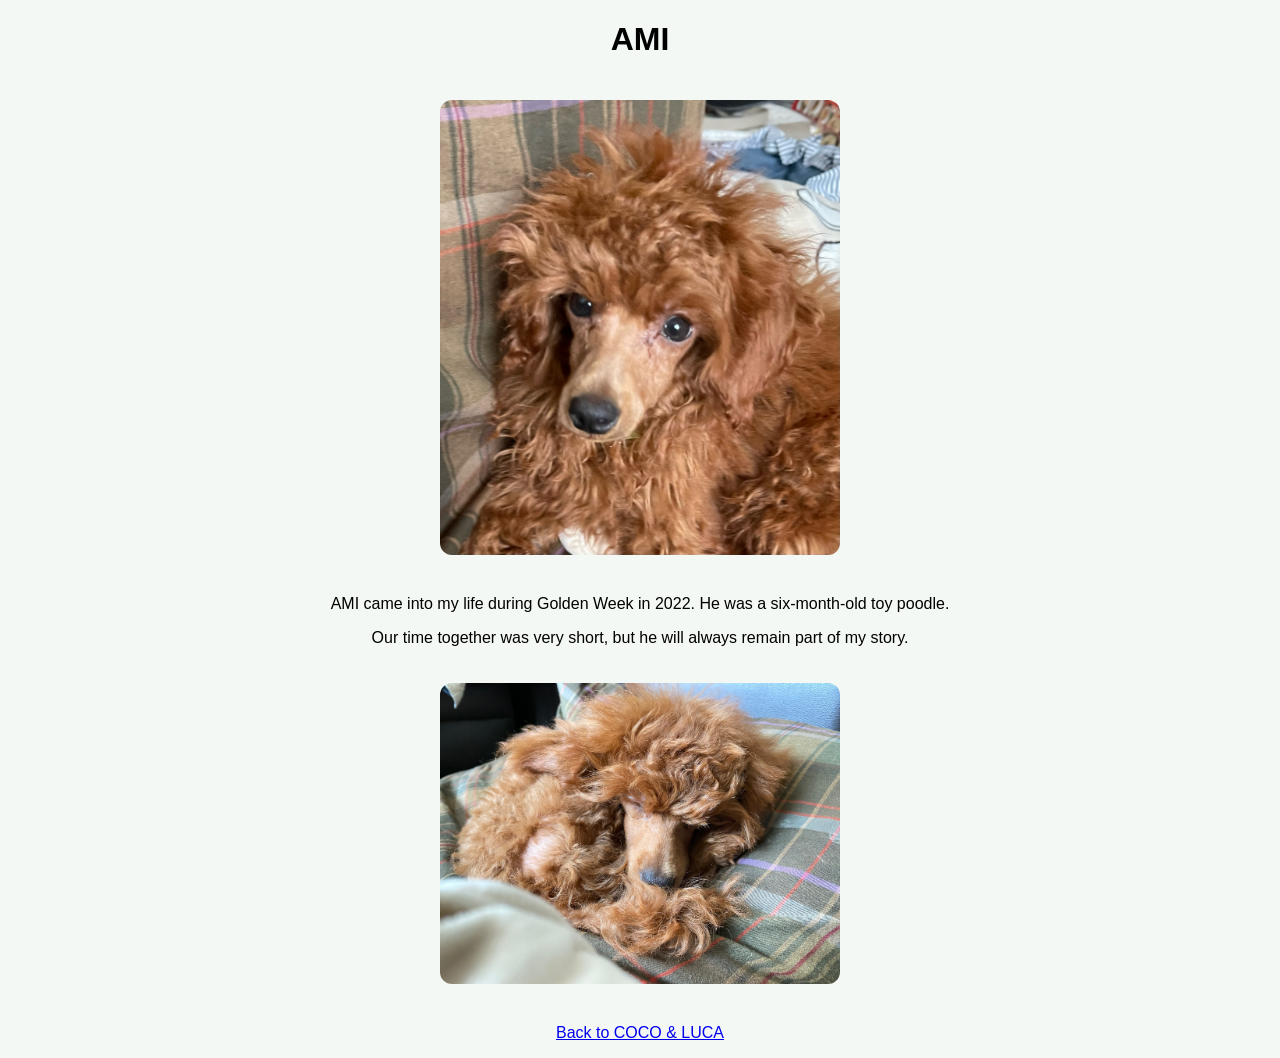
<file: ami.html>
<!DOCTYPE html>
<html lang="en">
<head>
<meta charset="UTF-8">
<meta name="viewport" content="width=device-width, initial-scale=1.0">
<title>AMI</title>

  <link rel="icon" type="image/png" href="favicon.png">

<style>
body{
  font-family: Arial, sans-serif;
  text-align:center;
  background:#f4f8f4;
}

img{
  width:400px;
  border-radius:12px;
  margin:20px 0;
}
</style>

</head>

<body>

<h1>AMI</h1>

<img src="AMI/amisface.jpeg" alt="AMI">

<p>
AMI came into my life during Golden Week in 2022.
He was a six-month-old toy poodle.
</p>

<p>
Our time together was very short,
but he will always remain part of my story.
</p>

<img src="AMI/sleepingami.jpeg" alt="AMI sleeping">

<p><a href="COCO_LUCA.html">Back to COCO & LUCA</a></p>
</body>
</html>
</file>
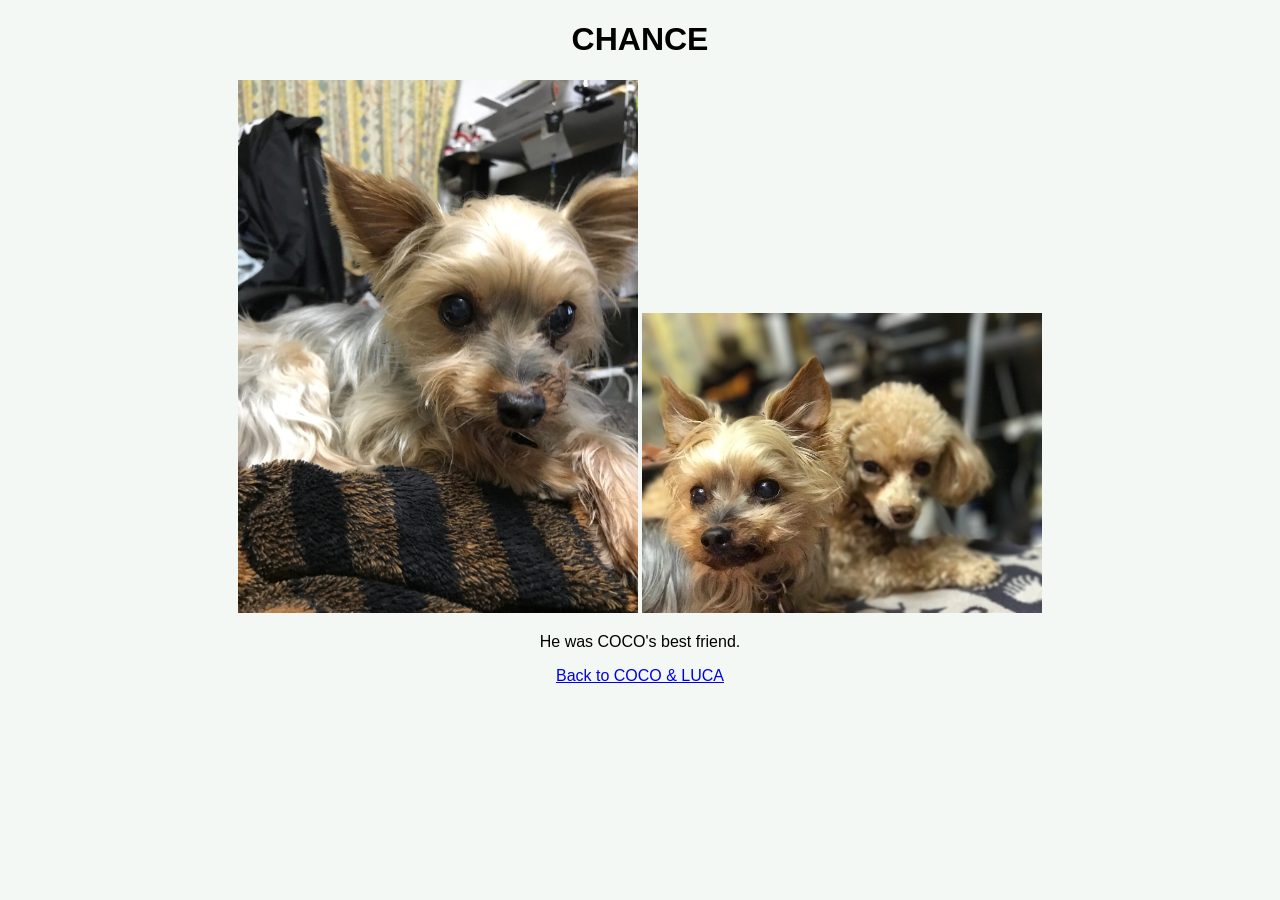
<file: chance-page.html>
<!DOCTYPE html>
<html lang="en">
<head>
  <meta charset="UTF-8">
  <meta name="viewport" content="width=device-width, initial-scale=1.0">
  <title>CHANCE</title>

  <link rel="icon" type="image/png" href="favicon.png">

  <style>
body {
  background: #f4f8f4;
  text-align: center;
  font-family: Arial, sans-serif;
}
</style>

</head>

<body>
  <h1>CHANCE</h1>

  <img src="CHANCE/chance_onthebed.jpeg" alt="CHANCE" width="400">
  <img src="COCO/COCO_CHANCE.jpeg" alt="COCO & CHANCE" width="400">
  <p>He was COCO's best friend.</p>

<p><a href="coco_luca.html">Back to COCO & LUCA</a></p>

</body>
</html>
</file>
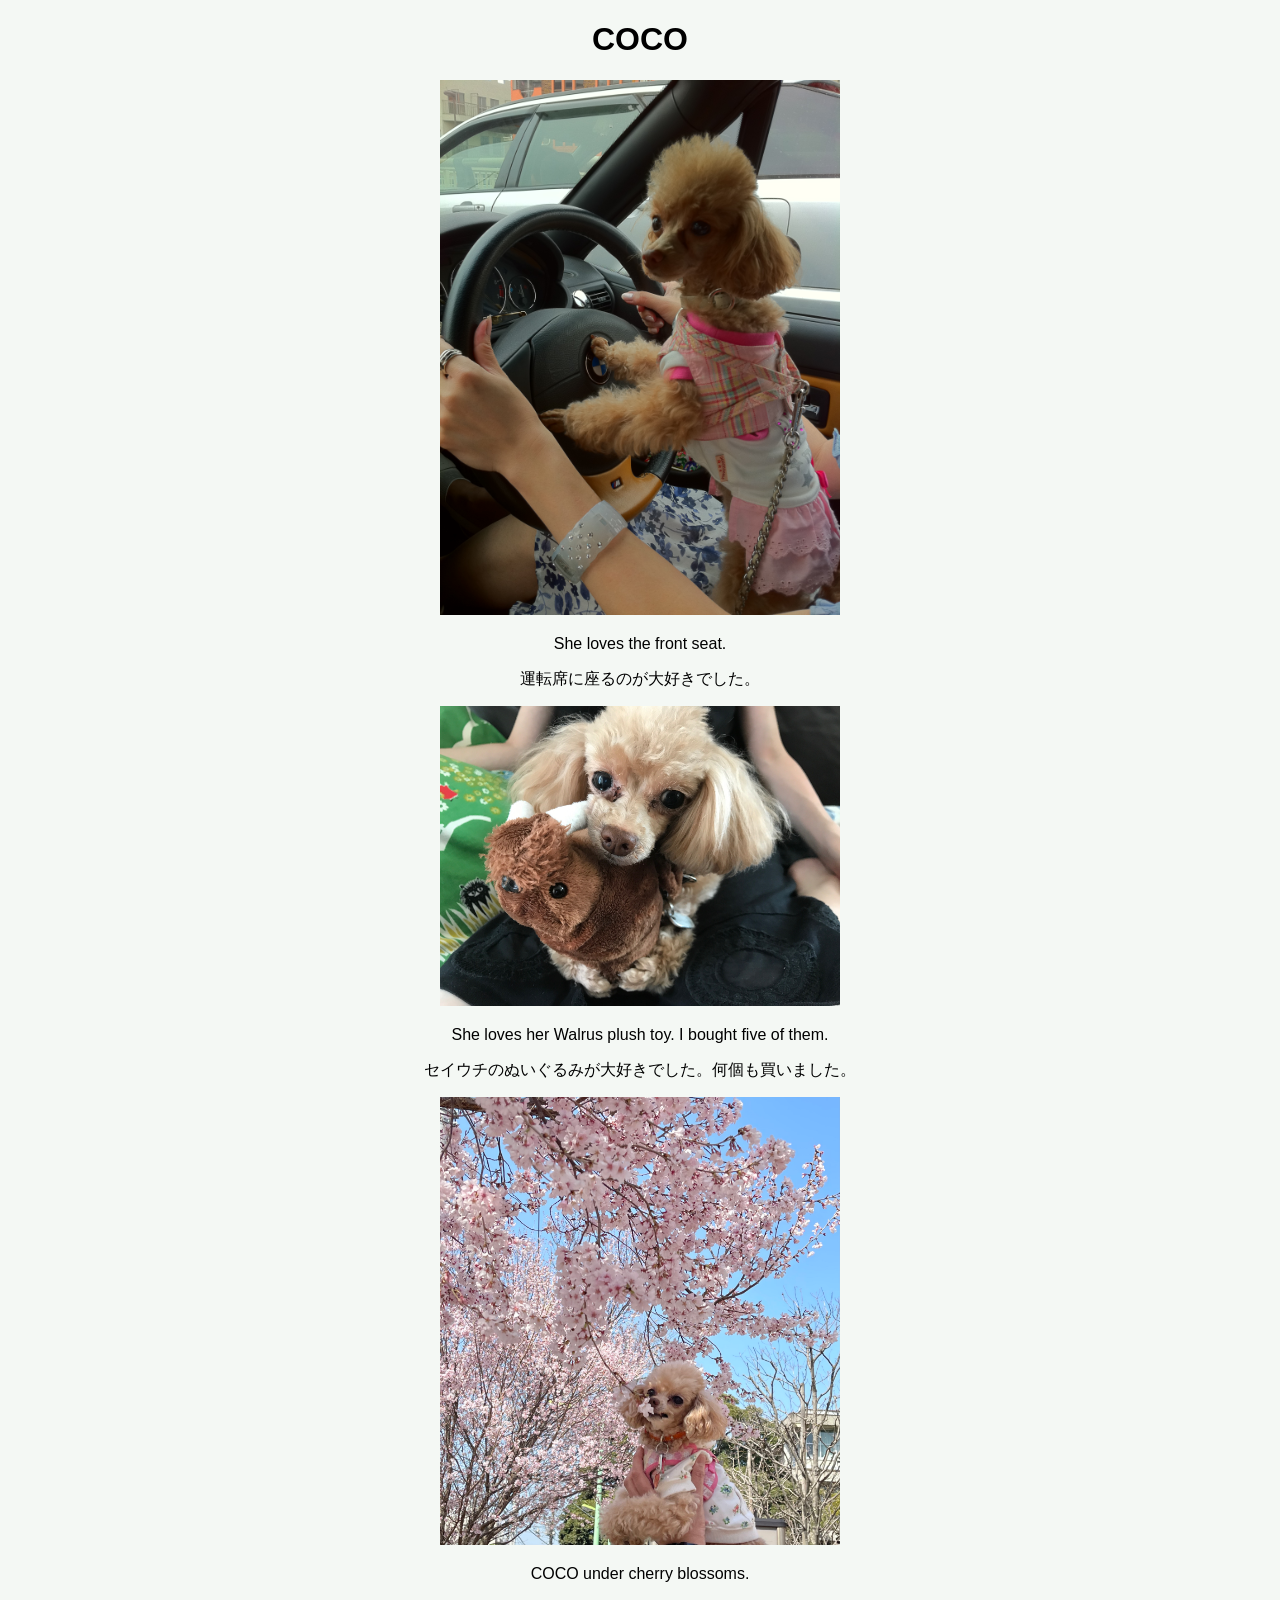
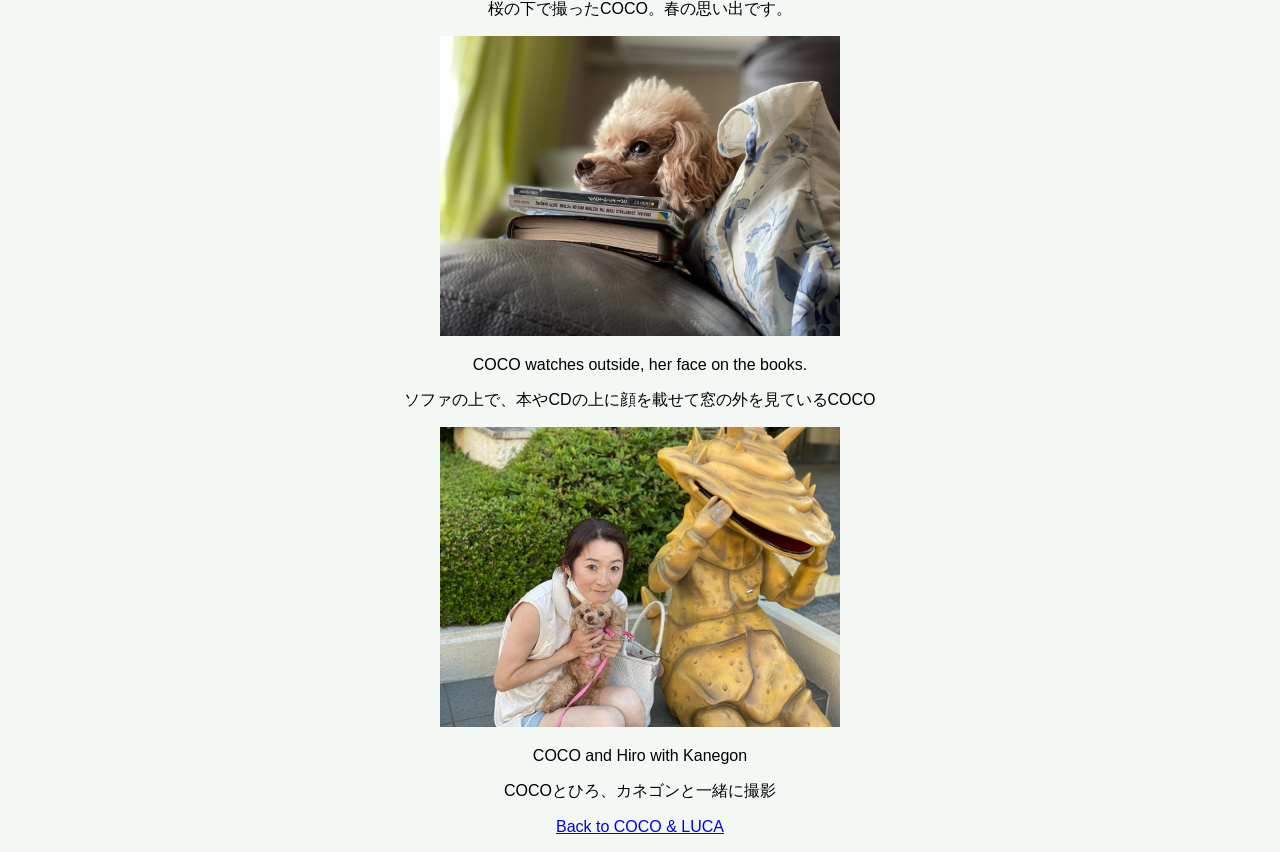
<file: coco.html>
<!DOCTYPE html>
<html>

<head>
  <meta charset="UTF-8">
  <title>COCO</title>

  <link rel="icon" type="image/png" href="favicon.png">

 <style>
body {
  background: #f4f8f4;
  text-align: center;
  font-family: Arial, sans-serif;
}
</style>
 
</head>

<body>

  <h1>COCO</h1>

<img src="COCO/cocodriving.jpeg" width="400" height="auto" alt="運転席のCOCO">

<p>She loves the front seat.</p>
  <p>運転席に座るのが大好きでした。</p>

<img src="COCO/COCOwithseiuchi.jpeg" width="400" height="auto" alt="大好きなセイウチとCOCO">

<p>She loves her Walrus plush toy. I bought five of them.</p>
  <p>セイウチのぬいぐるみが大好きでした。何個も買いました。</p>

<img src="COCO/withcherry.jpeg" width="400" height="auto" alt="桜の木の下のCOCO">

<p>COCO under cherry blossoms.</p>
 <p>桜の下で撮ったCOCO。春の思い出です。</p> 

 <img src="COCO/onthebook.png" width="400" height="auto" alt="本の上に顎を載せて">

  <p>COCO watches outside, her face on the books.</p>
  <P>ソファの上で、本やCDの上に顔を載せて窓の外を見ているCOCO</P>
    
<img src="COCO/withkanegon.png" width="400" height="auto" alt="カネゴンと一緒に">
  
 <p>COCO and Hiro with Kanegon</p>
 <p>COCOとひろ、カネゴンと一緒に撮影</p>
  

<p><a href="index.html">Back to COCO & LUCA</a></p>

</body>
</html>
</file>
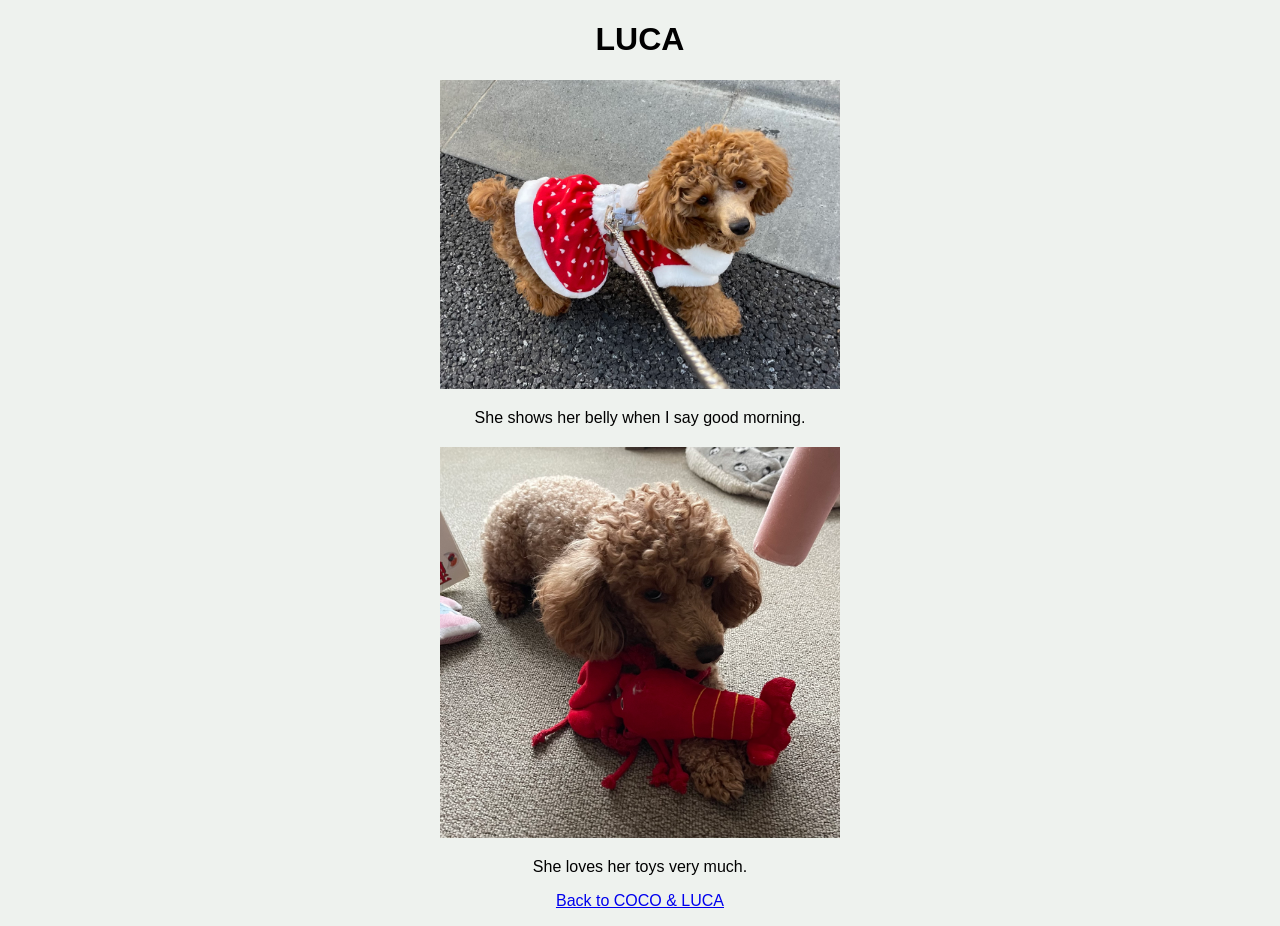
<file: luca.html>
<!DOCTYPE html>
<html lang="en">

<head>
<meta charset="UTF-8">
<meta name="viewport" content="width=device-width, initial-scale=1.0">
<title>LUCA</title>

 <link rel="icon" type="image/png" href="favicon.png"> 

<style>
body {
  background: #eef2ee;
  text-align: center;
  font-family: Arial, sans-serif;
}

img {
  display: block;
  margin: 20px auto;
  max-width: 400px;
  height: auto;
}
</style>

</head>

<body>

<h1>LUCA</h1>

<img src="LUCA/LUCA2025.jpeg">

<p>She shows her belly when I say good morning.</p>

<img src="LUCA/LUCAwithshrimp.jpeg" width="400">

<p>She loves her toys very much.</p>

<p><a href="COCO_LUCA.html">Back to COCO & LUCA</a></p>

</body>

</html>
</file>
